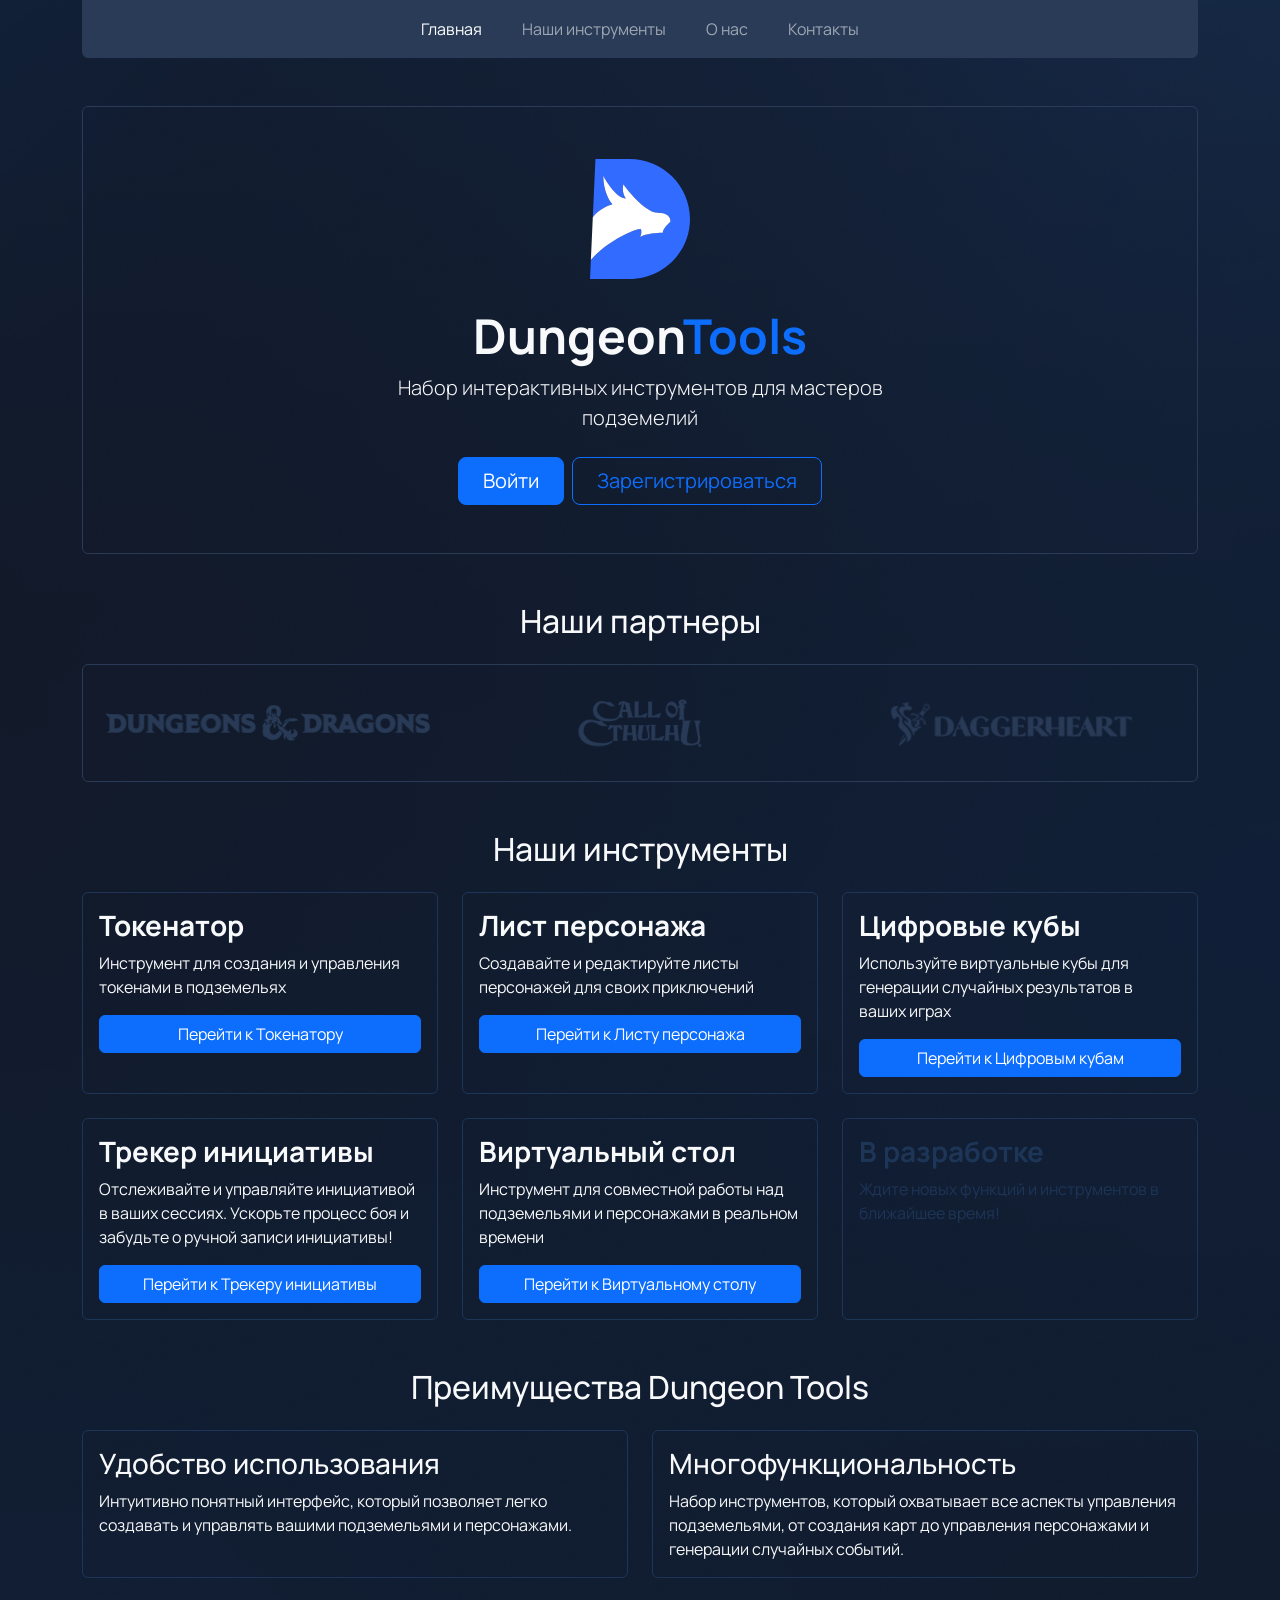
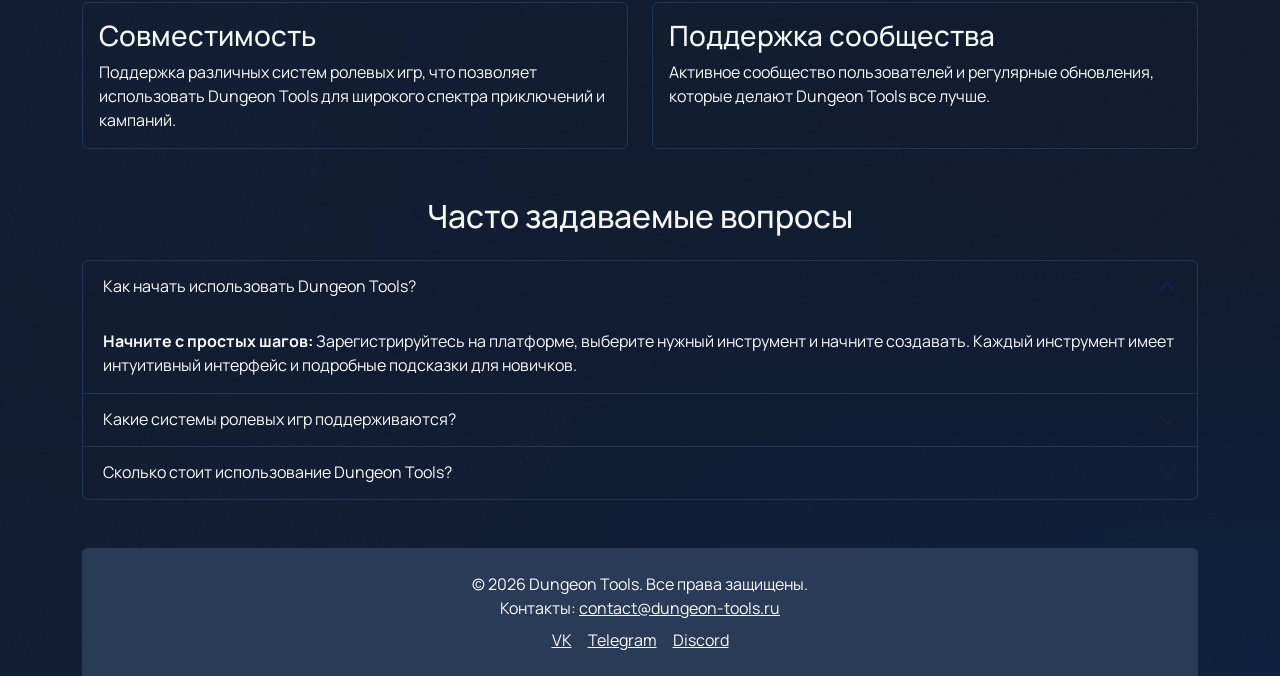
<file: index.html>
<!DOCTYPE html>
<html lang="ru">
<head>
  <meta charset="UTF-8">
  <meta name="viewport" content="width=device-width, initial-scale=1.0">
  <title>Dungeon Tools</title>
  <link rel="icon" href="assets/images/favicon/favicon.ico" type="image/x-icon">
  <link rel="stylesheet" href="style.css">
  <link href="https://cdn.jsdelivr.net/npm/bootstrap@5.3.3/dist/css/bootstrap.min.css" rel="stylesheet" integrity="sha384-QWTKZyjpPEjISv5WaRU9OFeRpok6YctnYmDr5pNlyT2bRjXh0JMhjY6hW+ALEwIH" crossorigin="anonymous">
  <link rel="preconnect" href="https://fonts.googleapis.com">
  <link rel="preconnect" href="https://fonts.gstatic.com" crossorigin>
  <link href="https://fonts.googleapis.com/css2?family=Manrope:wght@200..800&display=swap" rel="stylesheet">
  <style>
    :root {
      --bs-primary-rgb: 29, 53, 87;
    }

    .accordion-button:not(.collapsed) {
      box-shadow: none;
    }
  </style>
</head>
<body class="text-light manrope-uniquifier">
  <header class="container-lg">
    <nav class="navbar navbar-expand-lg navbar-dark dt-border rounded-bottom dt-bg-color">
      <div class="container-fluid">
        <button class="navbar-toggler" type="button" data-bs-toggle="collapse" data-bs-target="#navbarNav" aria-controls="navbarNav" aria-expanded="false" aria-label="Переключатель навигации">
          <span class="navbar-toggler-icon"></span>
        </button>
        <div class="collapse navbar-collapse" id="navbarNav">
          <ul class="navbar-nav d-flex justify-content-center w-100 gap-4">
            <li class="nav-item">
              <a class="nav-link active" aria-current="page" href="#">Главная</a>
            </li>
            <li class="nav-item">
              <a class="nav-link" href="pages/ourtools.html">Наши инструменты</a>
            </li>
            <li class="nav-item">
              <a class="nav-link" href="pages/about.html">О нас</a>
            </li>
            <li class="nav-item">
              <a class="nav-link" href="pages/contacts.html">Контакты</a>
            </li>
          </ul>
        </div>
      </div>
    </nav>
  </header>

  <section class="container-lg">
    <div class="container-fluid py-5 my-5 text-center dt-border rounded">
      <img class="d-block mx-auto mb-4" src="assets/images/logo.svg" alt="Dungeon Tools Logo" width="128" height="128">
      <h1 class="display-5 fw-bold">Dungeon<span class="dt-blue">Tools</span></h1>
      <div class="col-lg-6 mx-auto">
        <p class="lead mb-4">Набор интерактивных инструментов для мастеров подземелий</p>
        <div class="d-grid gap-2 d-sm-flex justify-content-sm-center">
          <button type="button" class="btn btn-primary btn-lg px-4 gap-3">Войти</button>
          <button type="button" class="btn btn-outline-primary btn-lg px-4">Зарегистрироваться</button>
        </div>
      </div>
    </div>
  </section>
  
  <section class="container-lg mb-5">
    <h2 class="text-center mb-4">Наши партнеры</h2>
    <div class="d-flex justify-content-center py-4 dt-border rounded">
      <div class="col rounded d-flex justify-content-center align-items-center">
        <a href="#" target="_blank"><img src="assets/images/dungeonanddrugons-logo.png" class="img-fluid" alt="Партнер 1"></a>
      </div>
      <div class="col rounded d-flex justify-content-center align-items-center">
        <a href="#" target="_blank"><img src="assets/images/callofcthulhu-logo.png" class="img-fluid" alt="Партнер 2"></a>
      </div>
      <div class="col rounded d-flex justify-content-center align-items-center">
        <a href="#" target="_blank"><img src="assets/images/daggerheart-logo.png" class="img-fluid" alt="Партнер 3"></a>
      </div>
    </div>
  </section>

  <section class="container-lg mb-5">
    <h2 class="text-center mb-4">Наши инструменты</h2>
    <div class="row gy-4">
      <div class="col-md-4">
        <div class="card h-100 bg-transparent text-light border-primary">
          <div class="card-body d-flex flex-column justify-content-space-between">
            <h3 class="card-title fw-bold">Токенатор</h3>
            <p class="card-text">Инструмент для создания и управления токенами в подземельях</p>
            <a href="#" class="btn btn-primary">Перейти к Токенатору</a>
          </div>
        </div>
      </div>

      <div class="col-md-4">
        <div class="card h-100 bg-transparent text-light border-primary">
          <div class="card-body d-flex flex-column justify-content-space-between">
            <h3 class="card-title fw-bold">Лист персонажа</h3>
            <p class="card-text">Создавайте и редактируйте листы персонажей для своих приключений</p>
            <a href="#" class="btn btn-primary">Перейти к Листу персонажа</a>
          </div>
        </div>
      </div>

      <div class="col-md-4">
        <div class="card h-100 bg-transparent text-light border-primary">
          <div class="card-body d-flex flex-column justify-content-space-between">
            <h3 class="card-title fw-bold">Цифровые кубы</h3>
            <p class="card-text">Используйте виртуальные кубы для генерации случайных результатов в ваших играх</p>
            <a href="#" class="btn btn-primary">Перейти к Цифровым кубам</a>
          </div>
        </div>
      </div>

      <div class="col-md-4">
        <div class="card h-100 bg-transparent text-light border-primary">
          <div class="card-body d-flex flex-column justify-content-space-between">
            <h3 class="card-title fw-bold">Трекер инициативы</h3>
            <p class="card-text">Отслеживайте и управляйте инициативой в ваших сессиях. Ускорьте процесс боя и забудьте о ручной записи инициативы!</p>
            <a href="#" class="btn btn-primary">Перейти к Трекеру инициативы</a>
          </div>
        </div>
      </div>

      <div class="col-md-4">
        <div class="card h-100 bg-transparent text-light border-primary">
          <div class="card-body d-flex flex-column justify-content-space-between">
            <h3 class="card-title fw-bold">Виртуальный стол</h3>
            <p class="card-text">Инструмент для совместной работы над подземельями и персонажами в реальном времени</p>
            <a href="#" class="btn btn-primary">Перейти к Виртуальному столу</a>
          </div>
        </div>
      </div>

      <div class="col-md-4">
        <div class="card h-100 bg-transparent text-secondary border-primary">
          <div class="card-body d-flex flex-column justify-content-space-between">
            <h3 class="card-title fw-bold text-primary">В разработке</h3>
            <p class="card-text text-primary">Ждите новых функций и инструментов в ближайшее время!</p>
          </div>
        </div>
      </div>
    </div>
  </section>

  <section class="container-lg mb-5">
    <h2 class="text-center mb-4">Преимущества Dungeon Tools</h2>
    
    <div class="row g-4">
      <div class="col-md-6">
        <div class="card h-100 bg-transparent text-light border-primary">
          <div class="card-body">
            <h3 class="card-title">Удобство использования</h3>
            <p class="card-text">Интуитивно понятный интерфейс, который позволяет легко создавать и управлять вашими подземельями и персонажами.</p>
          </div>
        </div>
      </div>

      <div class="col-md-6">
        <div class="card h-100 bg-transparent text-light border-primary">
          <div class="card-body">
            <h3 class="card-title">Многофункциональность</h3>
            <p class="card-text">Набор инструментов, который охватывает все аспекты управления подземельями, от создания карт до управления персонажами и генерации случайных событий.</p>
          </div>
        </div>
      </div>

      <div class="col-md-6">
        <div class="card h-100 bg-transparent text-light border-primary">
          <div class="card-body">
            <h3 class="card-title">Совместимость</h3>
            <p class="card-text">Поддержка различных систем ролевых игр, что позволяет использовать Dungeon Tools для широкого спектра приключений и кампаний.</p>
          </div>
        </div>
      </div>

      <div class="col-md-6">
        <div class="card h-100 bg-transparent text-light border-primary">
          <div class="card-body">
            <h3 class="card-title">Поддержка сообщества</h3>
            <p class="card-text">Активное сообщество пользователей и регулярные обновления, которые делают Dungeon Tools все лучше.</p>
          </div>
        </div>
      </div>
    </div>
  </section>

  <section class="container-lg mb-5">
    <h2 class="text-center mb-4">Часто задаваемые вопросы</h2>

    <div class="accordion" id="accordionExample">
      <div class="accordion-item bg-transparent text-light border-primary">
        <h2 class="accordion-header">
          <button class="accordion-button bg-transparent text-light" type="button" data-bs-toggle="collapse" data-bs-target="#collapseOne" aria-expanded="true" aria-controls="collapseOne">
            Как начать использовать Dungeon Tools?
          </button>
        </h2>
        <div id="collapseOne" class="accordion-collapse collapse show" data-bs-parent="#accordionExample">
          <div class="accordion-body bg-transparent text-light">
            <strong>Начните с простых шагов:</strong> Зарегистрируйтесь на платформе, выберите нужный инструмент и начните создавать. Каждый инструмент имеет интуитивный интерфейс и подробные подсказки для новичков.
          </div>
        </div>
      </div>
      
      <div class="accordion-item bg-transparent text-light border-primary">
        <h2 class="accordion-header">
          <button class="accordion-button collapsed bg-transparent text-light" type="button" data-bs-toggle="collapse" data-bs-target="#collapseTwo" aria-expanded="false" aria-controls="collapseTwo">
            Какие системы ролевых игр поддерживаются?
          </button>
        </h2>
        <div id="collapseTwo" class="accordion-collapse collapse" data-bs-parent="#accordionExample">
          <div class="accordion-body bg-transparent text-light">
            <strong>Dungeon Tools совместима со множеством систем:</strong> Dungeons & Dragons, Call of Cthulhu, Daggerheart и другими популярными системами. Наши инструменты адаптируются под правила каждой системы.
          </div>
        </div>
      </div>

      <div class="accordion-item bg-transparent text-light border-primary">
        <h2 class="accordion-header">
          <button class="accordion-button collapsed bg-transparent text-light" type="button" data-bs-toggle="collapse" data-bs-target="#collapseThree" aria-expanded="false" aria-controls="collapseThree">
            Сколько стоит использование Dungeon Tools?
          </button>
        </h2>
        <div id="collapseThree" class="accordion-collapse collapse" data-bs-parent="#accordionExample">
          <div class="accordion-body bg-transparent text-light">
            <strong>Dungeon Tools предлагает гибкие варианты:</strong> базовый пакет бесплатно может использовать каждый, а для расширенных функций доступны платные подписки с различными уровнями доступа.
          </div>
        </div>
      </div>
    </div>
  </section>

  <footer class="container-lg">
    <div class="dt-bg-color text-light text-center py-4 rounded-top">
      <p class="mb-0">&copy; 2026 Dungeon Tools. Все права защищены.</p>
      <p class="mb-0">Контакты: <a href="mailto:#" class="text-light">contact@dungeon-tools.ru</a></p>
      <div class="d-flex justify-content-center gap-3 mt-2">
        <a href="#" target="_blank" class="text-light"><i class="fab fa-vk"></i> VK</a>
        <a href="#" target="_blank" class="text-light"><i class="fab fa-telegram"></i> Telegram</a>
        <a href="#" target="_blank" class="text-light"><i class="fab fa-discord"></i> Discord</a>
      </div>
    </div>
  </footer>

  <script src="https://cdn.jsdelivr.net/npm/bootstrap@5.3.2/dist/js/bootstrap.bundle.min.js"></script>
</body>
</html>
</file>
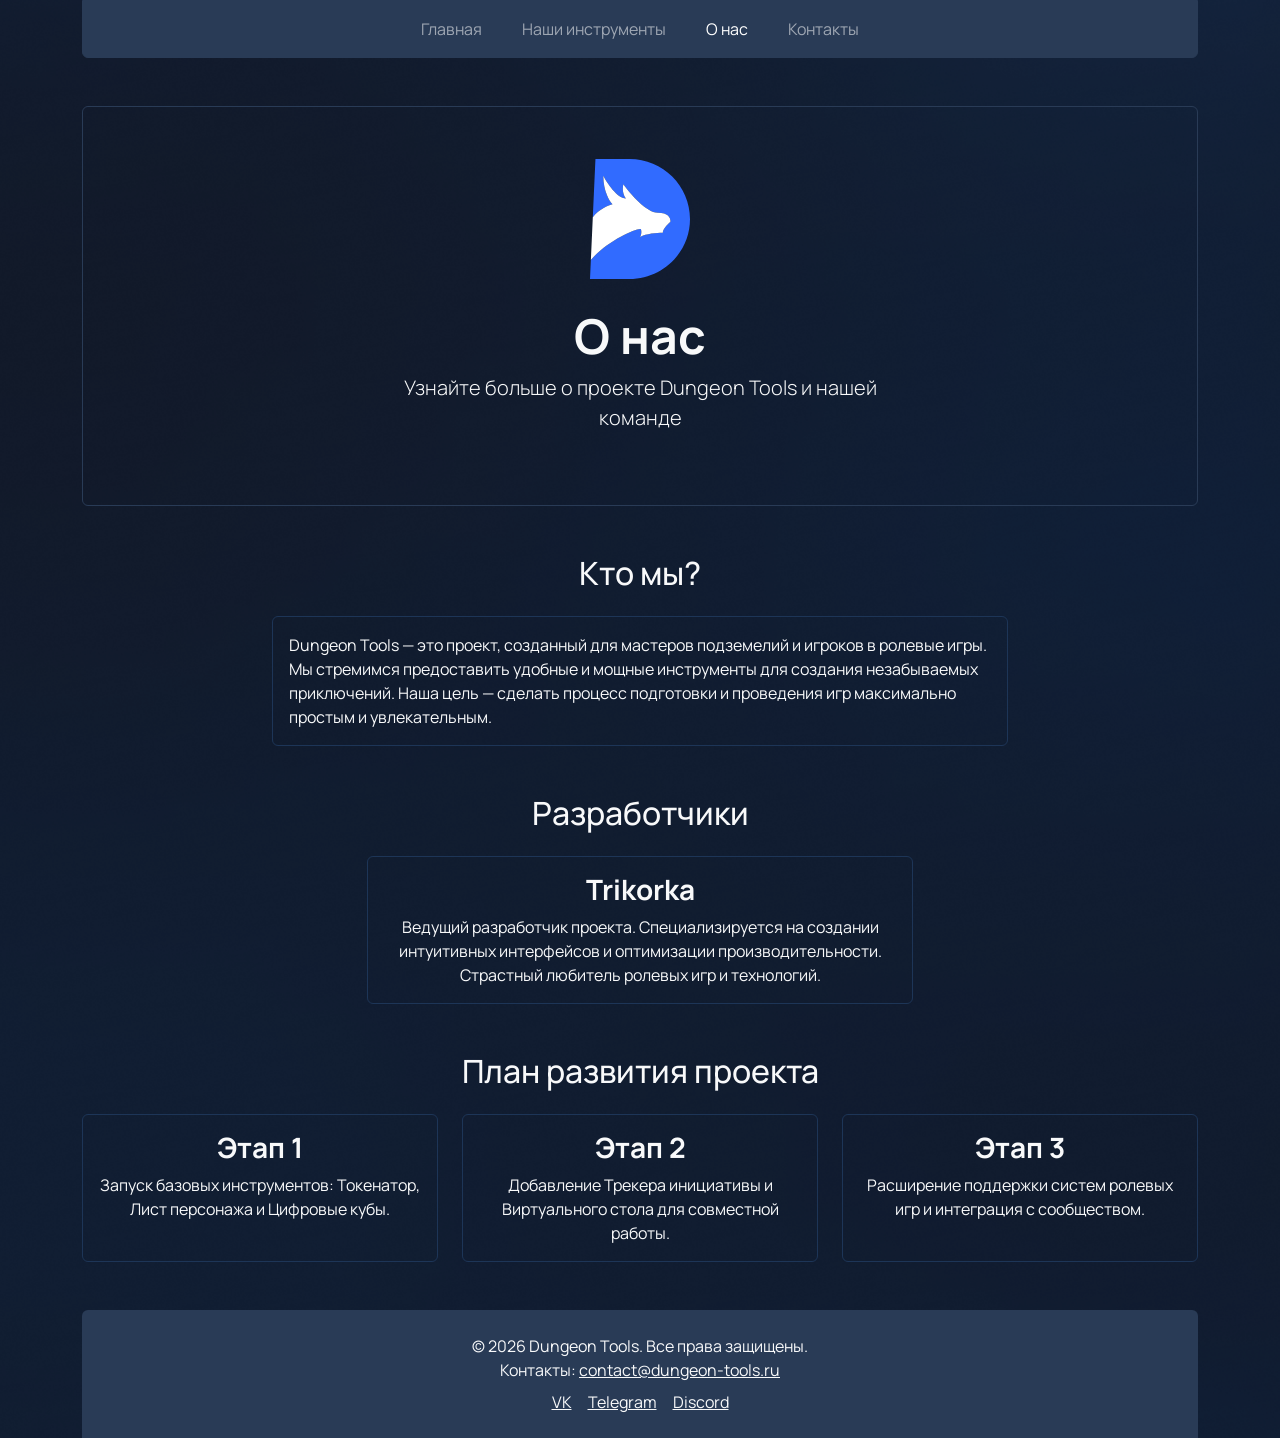
<file: pages/about.html>
<!DOCTYPE html>
<html lang="ru">
<head>
    <meta charset="UTF-8">
    <meta name="viewport" content="width=device-width, initial-scale=1.0">
    <title>О нас - Dungeon Tools</title>
    <link rel="icon" href="../assets/images/favicon/favicon.ico" type="image/x-icon">
    <link rel="stylesheet" href="../style.css">
    <link href="https://cdn.jsdelivr.net/npm/bootstrap@5.3.3/dist/css/bootstrap.min.css" rel="stylesheet" integrity="sha384-QWTKZyjpPEjISv5WaRU9OFeRpok6YctnYmDr5pNlyT2bRjXh0JMhjY6hW+ALEwIH" crossorigin="anonymous">
    <link rel="preconnect" href="https://fonts.googleapis.com">
    <link rel="preconnect" href="https://fonts.gstatic.com" crossorigin>
    <link href="https://fonts.googleapis.com/css2?family=Manrope:wght@200..800&display=swap" rel="stylesheet">
    <style>
        :root {
        --bs-primary-rgb: 29, 53, 87;
        }

        .accordion-button:not(.collapsed) {
        box-shadow: none;
        }
    </style>
</head>
<body class="text-light manrope-uniquifier">
  <header class="container-lg mb-5">
    <nav class="navbar navbar-expand-lg navbar-dark dt-border rounded-bottom dt-bg-color">
      <div class="container-fluid">
        <button class="navbar-toggler" type="button" data-bs-toggle="collapse" data-bs-target="#navbarNav" aria-controls="navbarNav" aria-expanded="false" aria-label="Переключатель навигации">
          <span class="navbar-toggler-icon"></span>
        </button>
        <div class="collapse navbar-collapse" id="navbarNav">
          <ul class="navbar-nav d-flex justify-content-center w-100 gap-4">
            <li class="nav-item">
              <a class="nav-link" href="../index.html">Главная</a>
            </li>
            <li class="nav-item">
              <a class="nav-link" href="ourtools.html">Наши инструменты</a>
            </li>
            <li class="nav-item">
              <a class="nav-link active" aria-current="page" href="#">О нас</a>
            </li>
            <li class="nav-item">
              <a class="nav-link" href="contacts.html">Контакты</a>
            </li>
          </ul>
        </div>
      </div>
    </nav>
  </header>

  <section class="container-lg mb-5">
    <div class="container-fluid text-center dt-border rounded py-5">
      <img class="d-block mx-auto mb-4" src="../assets/images/logo.svg" alt="Dungeon Tools Logo" width="128" height="128">
      <h1 class="display-5 fw-bold">О нас</h1>
      <div class="col-lg-6 mx-auto">
        <p class="lead mb-4">Узнайте больше о проекте Dungeon Tools и нашей команде</p>
      </div>
    </div>
  </section>

  <section class="container-lg mb-5">
    <h2 class="text-center mb-4">Кто мы?</h2>
    <div class="row justify-content-center">
      <div class="col-lg-8">
        <div class="card h-100 bg-transparent text-light border-primary">
          <div class="card-body">
            <p class="card-text">Dungeon Tools — это проект, созданный для мастеров подземелий и игроков в ролевые игры. Мы стремимся предоставить удобные и мощные инструменты для создания незабываемых приключений. Наша цель — сделать процесс подготовки и проведения игр максимально простым и увлекательным.</p>
          </div>
        </div>
      </div>
    </div>
  </section>

  <section class="container-lg mb-5">
    <h2 class="text-center mb-4">Разработчики</h2>
    <div class="row justify-content-center">
      <div class="col-md-6">
        <div class="card h-100 bg-transparent text-light border-primary text-center">
          <div class="card-body">
            <h3 class="card-title fw-bold">Trikorka</h3>
            <p class="card-text">Ведущий разработчик проекта. Специализируется на создании интуитивных интерфейсов и оптимизации производительности. Страстный любитель ролевых игр и технологий.</p>
          </div>
        </div>
      </div>
    </div>
  </section>

  <section class="container-lg mb-5">
    <h2 class="text-center mb-4">План развития проекта</h2>
    <div class="row gy-4">
      <div class="col-md-4">
        <div class="card h-100 bg-transparent text-light border-primary">
          <div class="card-body text-center">
            <h3 class="card-title fw-bold">Этап 1</h3>
            <p class="card-text">Запуск базовых инструментов: Токенатор, Лист персонажа и Цифровые кубы.</p>
          </div>
        </div>
      </div>
      <div class="col-md-4">
        <div class="card h-100 bg-transparent text-light border-primary">
          <div class="card-body text-center">
            <h3 class="card-title fw-bold">Этап 2</h3>
            <p class="card-text">Добавление Трекера инициативы и Виртуального стола для совместной работы.</p>
          </div>
        </div>
      </div>
      <div class="col-md-4">
        <div class="card h-100 bg-transparent text-light border-primary">
          <div class="card-body text-center">
            <h3 class="card-title fw-bold">Этап 3</h3>
            <p class="card-text">Расширение поддержки систем ролевых игр и интеграция с сообществом.</p>
          </div>
        </div>
      </div>
    </div>
  </section>

  <footer class="container-lg">
    <div class="dt-bg-color text-light text-center py-4 rounded-top">
      <p class="mb-0">&copy; 2026 Dungeon Tools. Все права защищены.</p>
      <p class="mb-0">Контакты: <a href="mailto:#" class="text-light">contact@dungeon-tools.ru</a></p>
      <div class="d-flex justify-content-center gap-3 mt-2">
        <a href="#" target="_blank" class="text-light"><i class="fab fa-vk"></i> VK</a>
        <a href="#" target="_blank" class="text-light"><i class="fab fa-telegram"></i> Telegram</a>
        <a href="#" target="_blank" class="text-light"><i class="fab fa-discord"></i> Discord</a>
      </div>
    </div>
  </footer>

  <script src="https://cdn.jsdelivr.net/npm/bootstrap@5.3.2/dist/js/bootstrap.bundle.min.js"></script>
</body>
</html>
</file>
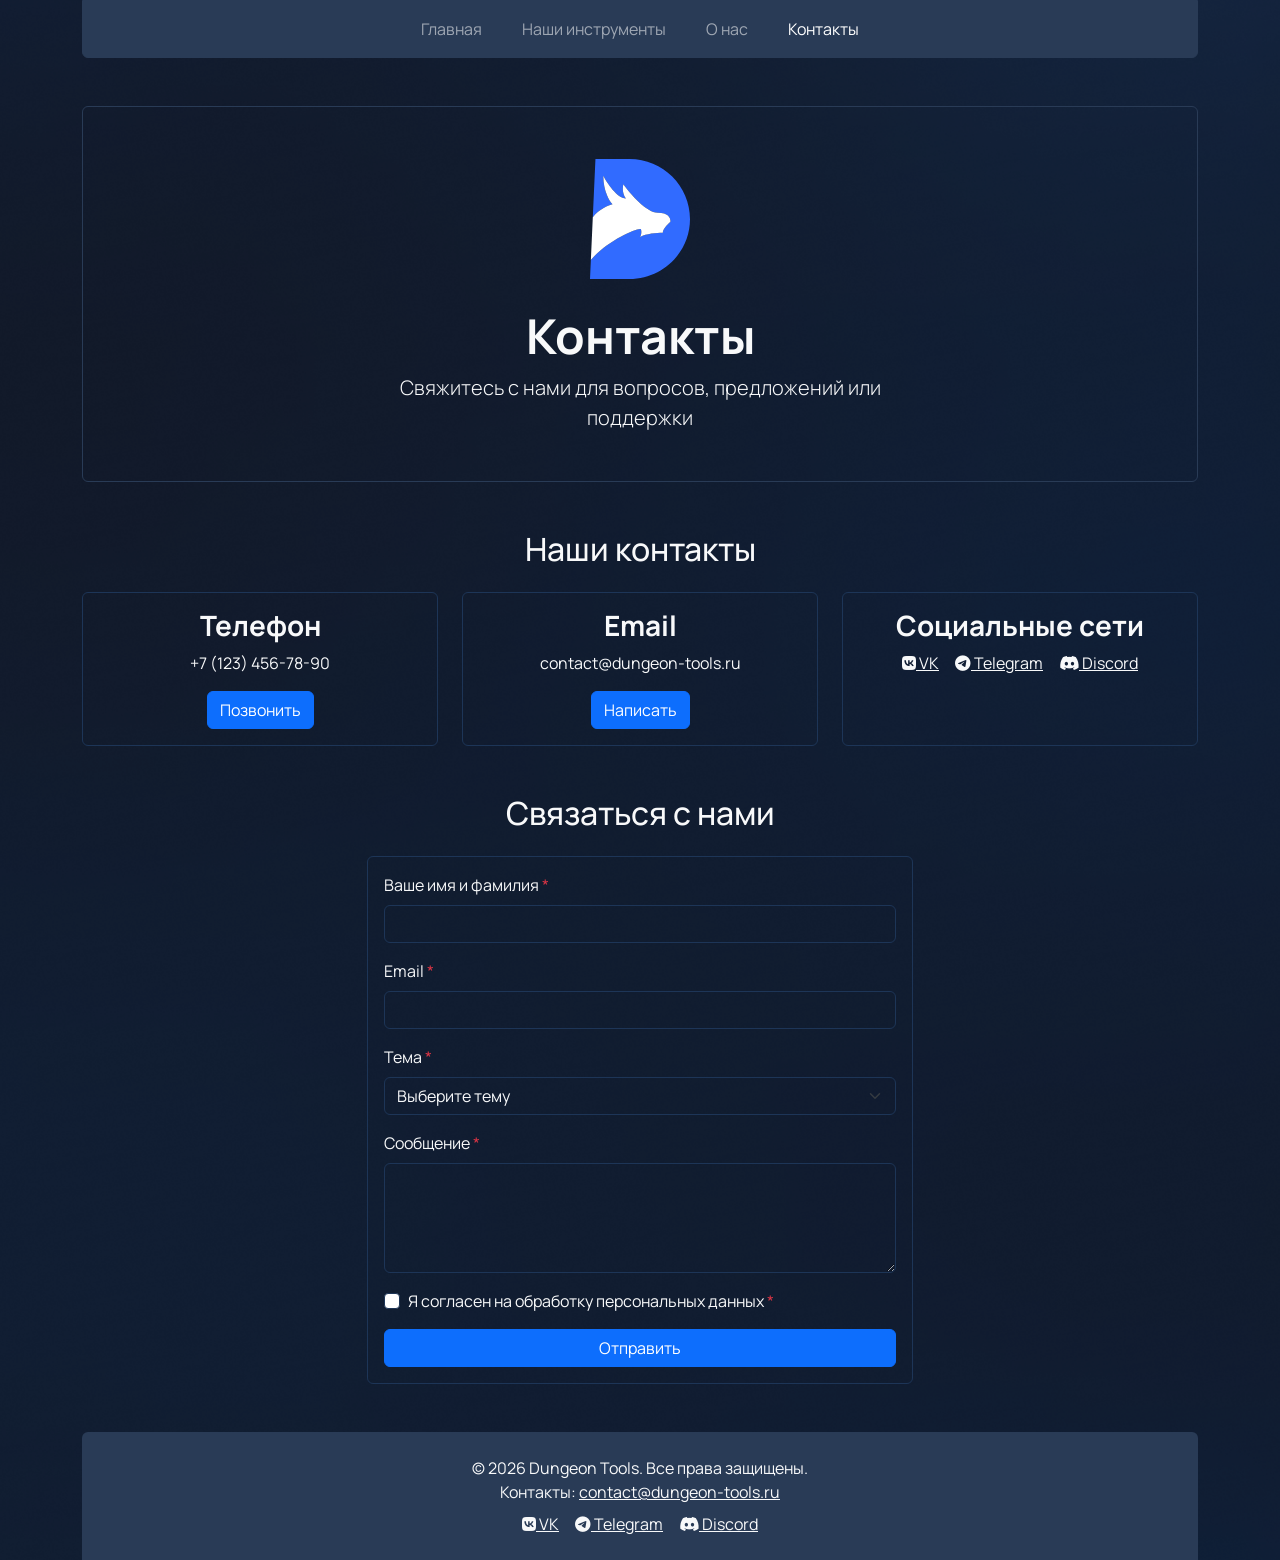
<file: pages/contacts.html>
<!DOCTYPE html>
<html lang="ru">
<head>
    <meta charset="UTF-8">
    <meta name="viewport" content="width=device-width, initial-scale=1.0">
    <title>Контакты - Dungeon Tools</title>
    <link rel="icon" href="../assets/images/favicon/favicon.ico" type="image/x-icon">
    <link rel="stylesheet" href="../style.css">
    <link href="https://cdn.jsdelivr.net/npm/bootstrap@5.3.3/dist/css/bootstrap.min.css" rel="stylesheet" integrity="sha384-QWTKZyjpPEjISv5WaRU9OFeRpok6YctnYmDr5pNlyT2bRjXh0JMhjY6hW+ALEwIH" crossorigin="anonymous">
    <link rel="stylesheet" href="https://cdnjs.cloudflare.com/ajax/libs/font-awesome/6.0.0/css/all.min.css">
    <link rel="preconnect" href="https://fonts.googleapis.com">
    <link rel="preconnect" href="https://fonts.gstatic.com" crossorigin>
    <link href="https://fonts.googleapis.com/css2?family=Manrope:wght@200..800&display=swap" rel="stylesheet">
    <style>
        :root {
        --bs-primary-rgb: 29, 53, 87;
        }

        .accordion-button:not(.collapsed) {
        box-shadow: none;
        }
    </style>
</head>
<body class="text-light manrope-uniquifier">
  <header class="container-lg mb-5">
    <nav class="navbar navbar-expand-lg navbar-dark dt-border rounded-bottom dt-bg-color">
      <div class="container-fluid">
        <button class="navbar-toggler" type="button" data-bs-toggle="collapse" data-bs-target="#navbarNav" aria-controls="navbarNav" aria-expanded="false" aria-label="Переключатель навигации">
          <span class="navbar-toggler-icon"></span>
        </button>
        <div class="collapse navbar-collapse" id="navbarNav">
          <ul class="navbar-nav d-flex justify-content-center w-100 gap-4">
            <li class="nav-item">
              <a class="nav-link" href="../index.html">Главная</a>
            </li>
            <li class="nav-item">
              <a class="nav-link" href="ourtools.html">Наши инструменты</a>
            </li>
            <li class="nav-item">
              <a class="nav-link" href="about.html">О нас</a>
            </li>
            <li class="nav-item">
              <a class="nav-link active" aria-current="page" href="#">Контакты</a>
            </li>
          </ul>
        </div>
      </div>
    </nav>
  </header>

  <section class="container-lg mb-5">
    <div class="container-fluid text-center dt-border rounded">
      <img class="d-block mx-auto mb-4 mt-5" src="../assets/images/logo.svg" alt="Dungeon Tools Logo" width="128" height="128">
      <h1 class="display-5 fw-bold">Контакты</h1>
      <div class="col-lg-6 mx-auto">
        <p class="lead mb-5">Свяжитесь с нами для вопросов, предложений или поддержки</p>
      </div>
    </div>
  </section>

  <section class="container-lg mb-5">
    <h2 class="text-center mb-4">Наши контакты</h2>
    <div class="row gy-4 justify-content-center">
      <div class="col-md-4">
        <div class="card h-100 bg-transparent text-light border-primary text-center">
          <div class="card-body">
            <h3 class="card-title fw-bold">Телефон</h3>
            <p class="card-text">+7 (123) 456-78-90</p>
            <a href="tel:+71234567890" class="btn btn-primary">Позвонить</a>
          </div>
        </div>
      </div>
      <div class="col-md-4">
        <div class="card h-100 bg-transparent text-light border-primary text-center">
          <div class="card-body">
            <h3 class="card-title fw-bold">Email</h3>
            <p class="card-text">contact@dungeon-tools.ru</p>
            <a href="mailto:contact@dungeon-tools.ru" class="btn btn-primary">Написать</a>
          </div>
        </div>
      </div>
      <div class="col-md-4">
        <div class="card h-100 bg-transparent text-light border-primary text-center">
          <div class="card-body">
            <h3 class="card-title fw-bold">Социальные сети</h3>
            <div class="d-flex justify-content-center gap-3">
              <a href="#" target="_blank" class="text-light"><i class="fab fa-vk"></i> VK</a>
              <a href="#" target="_blank" class="text-light"><i class="fab fa-telegram"></i> Telegram</a>
              <a href="#" target="_blank" class="text-light"><i class="fab fa-discord"></i> Discord</a>
            </div>
          </div>
        </div>
      </div>
    </div>
  </section>

  <section class="container-lg mb-5">
    <h2 class="text-center mb-4">Связаться с нами</h2>
    <div class="row justify-content-center">
      <div class="col-lg-6">
        <div class="card bg-transparent text-light border-primary">
          <div class="card-body">
            <form>
              <div class="mb-3">
                <label for="name" class="form-label">Ваше имя и фамилия <span class="text-danger">*</span></label>
                <input type="text" class="form-control bg-transparent text-light border-primary" id="name" required>
                <div class="invalid-feedback">Введите имя и фамилию (минимум 2 слова).</div>
              </div>
              <div class="mb-3">
                <label for="email" class="form-label">Email <span class="text-danger">*</span></label>
                <input type="email" class="form-control bg-transparent text-light border-primary" id="email" required>
                <div class="invalid-feedback">Введите корректный email адрес.</div>
              </div>
              <div class="mb-3">
                <label for="subject" class="form-label">Тема <span class="text-danger">*</span></label>
                <select class="form-select bg-transparent text-light border-primary" id="subject" required>
                  <option class="text-dark" value="">Выберите тему</option>
                  <option class="text-dark" value="support">Поддержка</option>
                  <option class="text-dark" value="feedback">Отзыв</option>
                  <option class="text-dark" value="partnership">Партнерство</option>
                  <option class="text-dark" value="other">Другое</option>
                </select>
                <div class="invalid-feedback">Пожалуйста, выберите тему.</div>
              </div>
              <div class="mb-3">
                <label for="message" class="form-label">Сообщение <span class="text-danger">*</span></label>
                <textarea class="form-control bg-transparent text-light border-primary" id="message" rows="4" required></textarea>
                <div class="invalid-feedback">Пожалуйста, введите сообщение.</div>
              </div>
              <div class="mb-3 form-check">
                <input type="checkbox" class="form-check-input border-primary" id="consent" required>
                <label class="form-check-label" for="consent">Я согласен на обработку персональных данных <span class="text-danger">*</span></label>
                <div class="invalid-feedback">Необходимо согласие на обработку данных.</div>
              </div>
              <button type="submit" class="btn btn-primary w-100">Отправить</button>
            </form>
          </div>
        </div>
      </div>
    </div>
  </section>

  <footer class="container-lg">
    <div class="dt-bg-color text-light text-center py-4 rounded-top">
      <p class="mb-0">&copy; 2026 Dungeon Tools. Все права защищены.</p>
      <p class="mb-0">Контакты: <a href="#" class="text-light">contact@dungeon-tools.ru</a></p>
      <div class="d-flex justify-content-center gap-3 mt-2">
        <a href="#" target="_blank" class="text-light"><i class="fab fa-vk"></i> VK</a>
        <a href="#" target="_blank" class="text-light"><i class="fab fa-telegram"></i> Telegram</a>
        <a href="#" target="_blank" class="text-light"><i class="fab fa-discord"></i> Discord</a>
      </div>
    </div>
  </footer>

  <script src="https://cdn.jsdelivr.net/npm/bootstrap@5.3.2/dist/js/bootstrap.bundle.min.js"></script>
  <script>
    document.addEventListener('DOMContentLoaded', function() {
      const form = document.querySelector('form');
      if (!form) return;

      form.addEventListener('submit', function(event) {
        event.preventDefault();

        // Сброс ошибок
        form.querySelectorAll('.is-invalid').forEach(el => el.classList.remove('is-invalid'));
        form.querySelectorAll('.invalid-feedback').forEach(el => el.style.display = 'none');

        let isValid = true;

        // Валидация ФИО
        const name = document.getElementById('name');
        const nameValue = name.value.trim();
        if (nameValue === '' || nameValue.split(' ').filter(w => w.length > 0).length < 2) {
          showError(name);
          isValid = false;
        }

        // Валидация email
        const email = document.getElementById('email');
        const emailValue = email.value.trim();
        const emailPattern = /^[^\s@]+@[^\s@]+\.[^\s@]+$/;
        if (!emailPattern.test(emailValue)) {
          showError(email);
          isValid = false;
        }

        // Валидация темы
        const subject = document.getElementById('subject');
        if (subject.value === '') {
          showError(subject);
          isValid = false;
        }

        // Валидация сообщения
        const message = document.getElementById('message');
        if (message.value.trim() === '') {
          showError(message);
          isValid = false;
        }

        // Проверка согласия
        const consent = document.getElementById('consent');
        if (!consent.checked) {
          showError(consent);
          isValid = false;
        }

        if (isValid) {
          const formData = {
            name: nameValue,
            email: emailValue,
            subject: subject.value,
            message: message.value.trim(),
            consent: consent.checked
          };

          const customEvent = new CustomEvent('formValid', { detail: formData });
          document.dispatchEvent(customEvent);

          alert('Форма успешно отправлена!');
        }
      });

      function showError(input) {
        input.classList.add('is-invalid');
        const feedback = input.parentNode.querySelector('.invalid-feedback');
        if (feedback) {
          feedback.style.display = 'block';
        }
      }

      form.querySelectorAll('input, select, textarea').forEach(input => {
        input.addEventListener('input', function() {
          this.classList.remove('is-invalid');
          const feedback = this.parentNode.querySelector('.invalid-feedback');
          if (feedback) {
            feedback.style.display = 'none';
          }
        });
      });
    });

    document.addEventListener('formValid', function(event) {
      const formData = event.detail;
      console.clear();
      console.log('%c--- Данные формы ---', 'color: #007bff; font-weight: bold;');
      console.log('Имя:', formData.name);
      console.log('Email:', formData.email);
      console.log('Тема:', formData.subject);
      console.log('Сообщение:', formData.message);
      console.log('Согласие:', formData.consent);
      console.log('Время отправки:', new Date().toLocaleString());
    });
  </script>
</body>
</html>
</file>
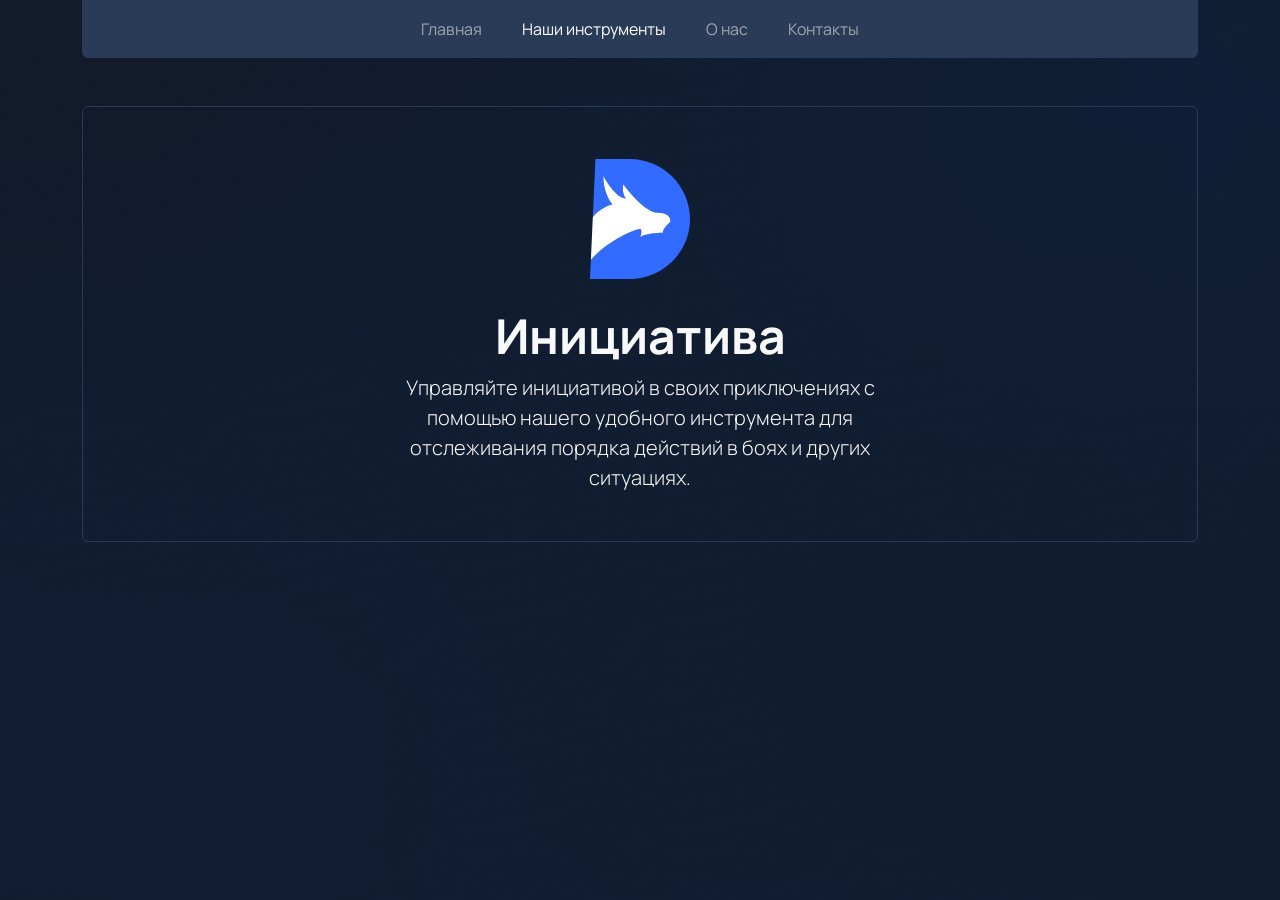
<file: pages/initiative.html>
<!DOCTYPE html>
<html lang="ru">
<head>
    <meta charset="UTF-8">
    <meta name="viewport" content="width=device-width, initial-scale=1.0">
    <title>Контакты - Dungeon Tools</title>
    <link rel="icon" href="../assets/images/favicon/favicon.ico" type="image/x-icon">
    <link rel="stylesheet" href="../style.css">
    <link href="https://cdn.jsdelivr.net/npm/bootstrap@5.3.3/dist/css/bootstrap.min.css" rel="stylesheet" integrity="sha384-QWTKZyjpPEjISv5WaRU9OFeRpok6YctnYmDr5pNlyT2bRjXh0JMhjY6hW+ALEwIH" crossorigin="anonymous">
    <link rel="stylesheet" href="https://cdnjs.cloudflare.com/ajax/libs/font-awesome/6.0.0/css/all.min.css">
    <link rel="preconnect" href="https://fonts.googleapis.com">
    <link rel="preconnect" href="https://fonts.gstatic.com" crossorigin>
    <link href="https://fonts.googleapis.com/css2?family=Manrope:wght@200..800&display=swap" rel="stylesheet">
    <style>
        :root {
        --bs-primary-rgb: 29, 53, 87;
        }

        .accordion-button:not(.collapsed) {
        box-shadow: none;
        }
    </style>
</head>
<body class="text-light manrope-uniquifier">
  <header class="container-lg mb-5">
    <nav class="navbar navbar-expand-lg navbar-dark dt-border rounded-bottom dt-bg-color">
      <div class="container-fluid">
        <button class="navbar-toggler" type="button" data-bs-toggle="collapse" data-bs-target="#navbarNav" aria-controls="navbarNav" aria-expanded="false" aria-label="Переключатель навигации">
          <span class="navbar-toggler-icon"></span>
        </button>
        <div class="collapse navbar-collapse" id="navbarNav">
          <ul class="navbar-nav d-flex justify-content-center w-100 gap-4">
            <li class="nav-item">
              <a class="nav-link" href="../index.html">Главная</a>
            </li>
            <li class="nav-item">
              <a class="nav-link active" href="ourtools.html">Наши инструменты</a>
            </li>
            <li class="nav-item">
              <a class="nav-link" href="about.html">О нас</a>
            </li>
            <li class="nav-item">
              <a class="nav-link" aria-current="page" href="#">Контакты</a>
            </li>
          </ul>
        </div>
      </div>
    </nav>
  </header>

  <section class="container-lg mb-5">
    <div class="container-fluid text-center dt-border rounded">
      <img class="d-block mx-auto mb-4 mt-5" src="../assets/images/logo.svg" alt="Dungeon Tools Logo" width="128" height="128">
      <h1 class="display-5 fw-bold">Инициатива</h1>
      <div class="col-lg-6 mx-auto">
        <p class="lead mb-5">Управляйте инициативой в своих приключениях с помощью нашего удобного инструмента для отслеживания порядка действий в боях и других ситуациях.</p>
      </div>
    </div>
  </section>
</body>
</html>
</file>
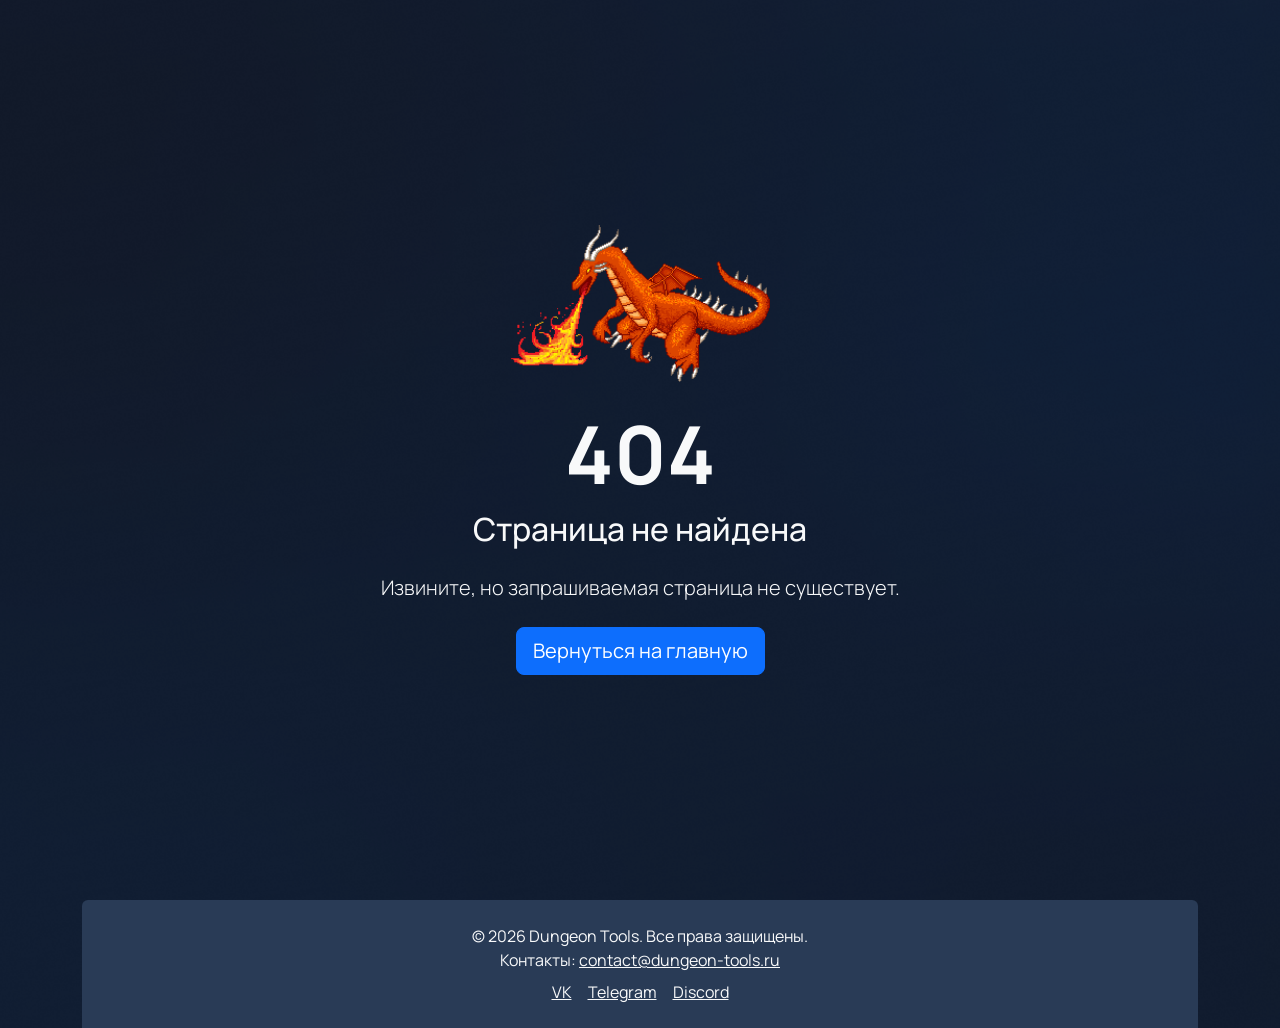
<file: pages/ourtools.html>
<!DOCTYPE html>
<html lang="ru">
<head>
    <meta charset="UTF-8">
    <meta name="viewport" content="width=device-width, initial-scale=1.0">
    <title>404 - Страница не найдена</title>
    <link rel="icon" href="../assets/images/favicon/favicon.ico" type="image/x-icon">
    <link rel="stylesheet" href="../style.css">
    <link href="https://cdn.jsdelivr.net/npm/bootstrap@5.3.3/dist/css/bootstrap.min.css" rel="stylesheet" integrity="sha384-QWTKZyjpPEjISv5WaRU9OFeRpok6YctnYmDr5pNlyT2bRjXh0JMhjY6hW+ALEwIH" crossorigin="anonymous">
    <link rel="preconnect" href="https://fonts.googleapis.com">
    <link rel="preconnect" href="https://fonts.gstatic.com" crossorigin>
    <link href="https://fonts.googleapis.com/css2?family=Manrope:wght@200..800&display=swap" rel="stylesheet">
    <style>
        :root {
        --bs-primary-rgb: 29, 53, 87;
        }

        .accordion-button:not(.collapsed) {
            box-shadow: none;
        }
    </style>
</head>
<body class="text-light manrope-uniquifier">
    <div class="container-lg d-flex justify-content-center align-items-center min-vh-100">
        <div class="text-center">
            <img class="d-block mx-auto mb-4" src="../assets/images/404.gif" alt="Dungeon Tools Logo" width="50%" height="50%">
            <h1 class="display-1 fw-bold">404</h1>
            <h2 class="mb-4">Страница не найдена</h2>
            <p class="lead mb-4">Извините, но запрашиваемая страница не существует.</p>
            <a href="../index.html" class="btn btn-primary btn-lg">Вернуться на главную</a>
        </div>
    </div>

    <footer class="container-lg">
        <div class="dt-bg-color text-light text-center py-4 rounded-top">
            <p class="mb-0">&copy; 2026 Dungeon Tools. Все права защищены.</p>
            <p class="mb-0">Контакты: <a href="mailto:#" class="text-light">contact@dungeon-tools.ru</a></p>
            <div class="d-flex justify-content-center gap-3 mt-2">
                <a href="#" target="_blank" class="text-light"><i class="fab fa-vk"></i> VK</a>
                <a href="#" target="_blank" class="text-light"><i class="fab fa-telegram"></i> Telegram</a>
                <a href="#" target="_blank" class="text-light"><i class="fab fa-discord"></i> Discord</a>
            </div>
        </div>
    </footer>

    <script src="https://cdn.jsdelivr.net/npm/bootstrap@5.3.2/dist/js/bootstrap.bundle.min.js"></script>
</body>
</html>
</file>
<file: style.css>
.manrope-uniquifier {
  font-family: "Manrope", sans-serif;
  font-optical-sizing: auto;
  font-weight: 400;
  font-style: normal;
}

body {
  background-image: url("assets/images/background-image.png");
  background-size: cover;
  background-position: center;
  color: white;
}

.dt-border {
  border: 1px solid #293B56;
}

.dt-bg-color {
  background: #293B56;
}

.dt-blue {
  color: #0D6EFD;
}/*# sourceMappingURL=style.css.map */
</file>
